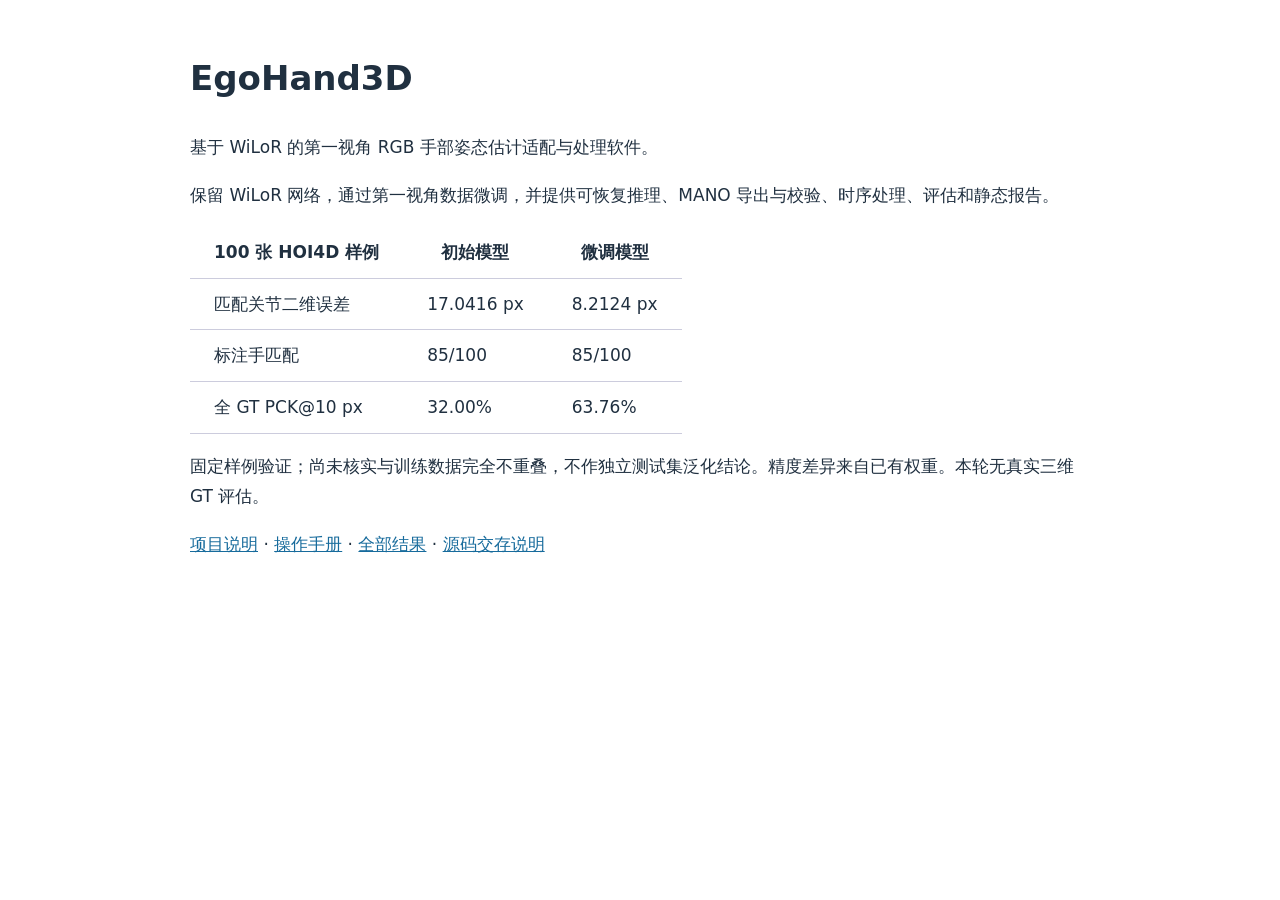
<file: docs/index.html>
<!doctype html>
<html lang="zh-CN"><meta charset="utf-8"><meta name="viewport" content="width=device-width,initial-scale=1">
<title>EgoHand3D · 第一视角手部姿态估计</title>
<style>body{max-width:900px;margin:48px auto;padding:0 24px;font:17px/1.8 system-ui;color:#203040}a{color:#176b9c}table{border-collapse:collapse}td,th{padding:10px 24px;border-bottom:1px solid #ccd}img{max-width:100%}</style>
<h1>EgoHand3D</h1><p>基于 WiLoR 的第一视角 RGB 手部姿态估计适配与处理软件。</p>
<p>保留 WiLoR 网络，通过第一视角数据微调，并提供可恢复推理、MANO 导出与校验、时序处理、评估和静态报告。</p>
<table><tr><th>100 张 HOI4D 样例</th><th>初始模型</th><th>微调模型</th></tr>
<tr><td>匹配关节二维误差</td><td>17.0416 px</td><td>8.2124 px</td></tr>
<tr><td>标注手匹配</td><td>85/100</td><td>85/100</td></tr>
<tr><td>全 GT PCK@10 px</td><td>32.00%</td><td>63.76%</td></tr></table>
<p>固定样例验证；尚未核实与训练数据完全不重叠，不作独立测试集泛化结论。精度差异来自已有权重。本轮无真实三维 GT 评估。</p>
<p><a href="../README.md">项目说明</a> · <a href="HEADLESS_WORKFLOW.md">操作手册</a> · <a href="../artifacts/README.md">全部结果</a> · <a href="../registration/README.md">源码交存说明</a></p>
</html>
</file>
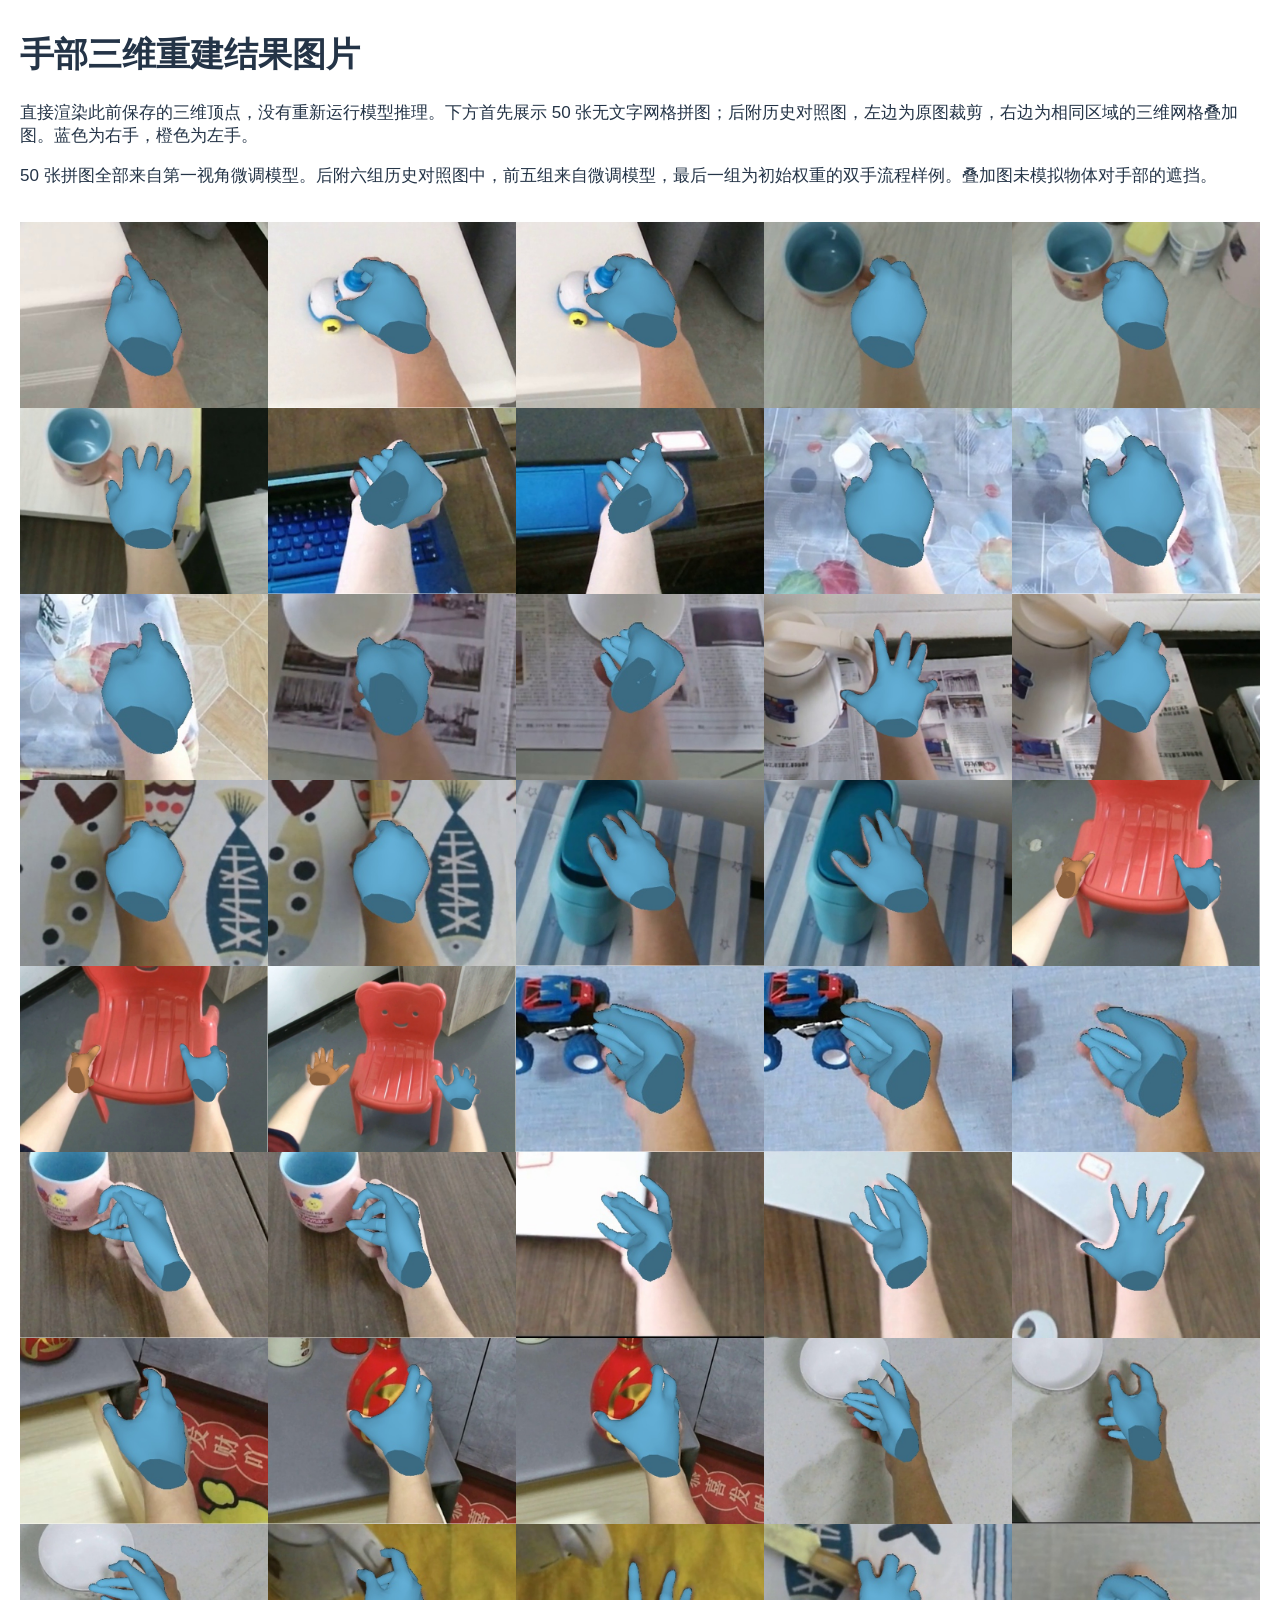
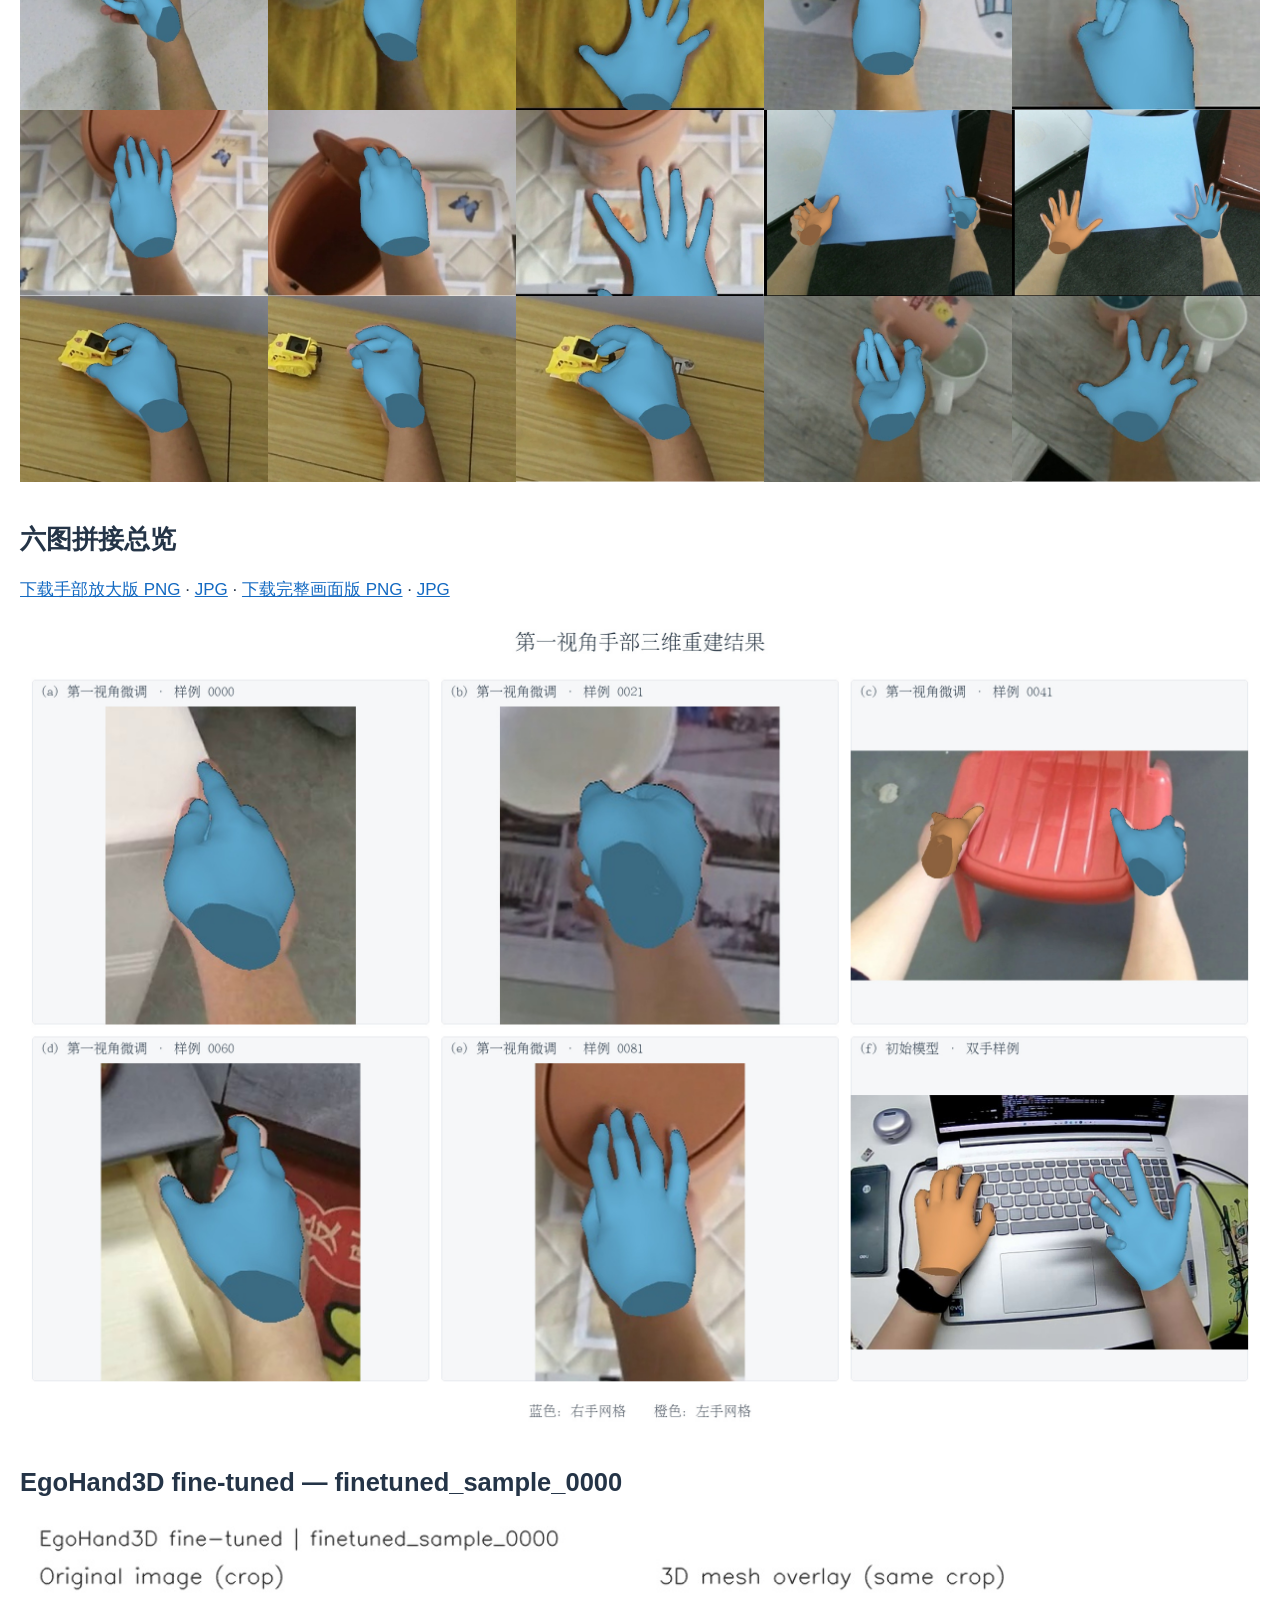
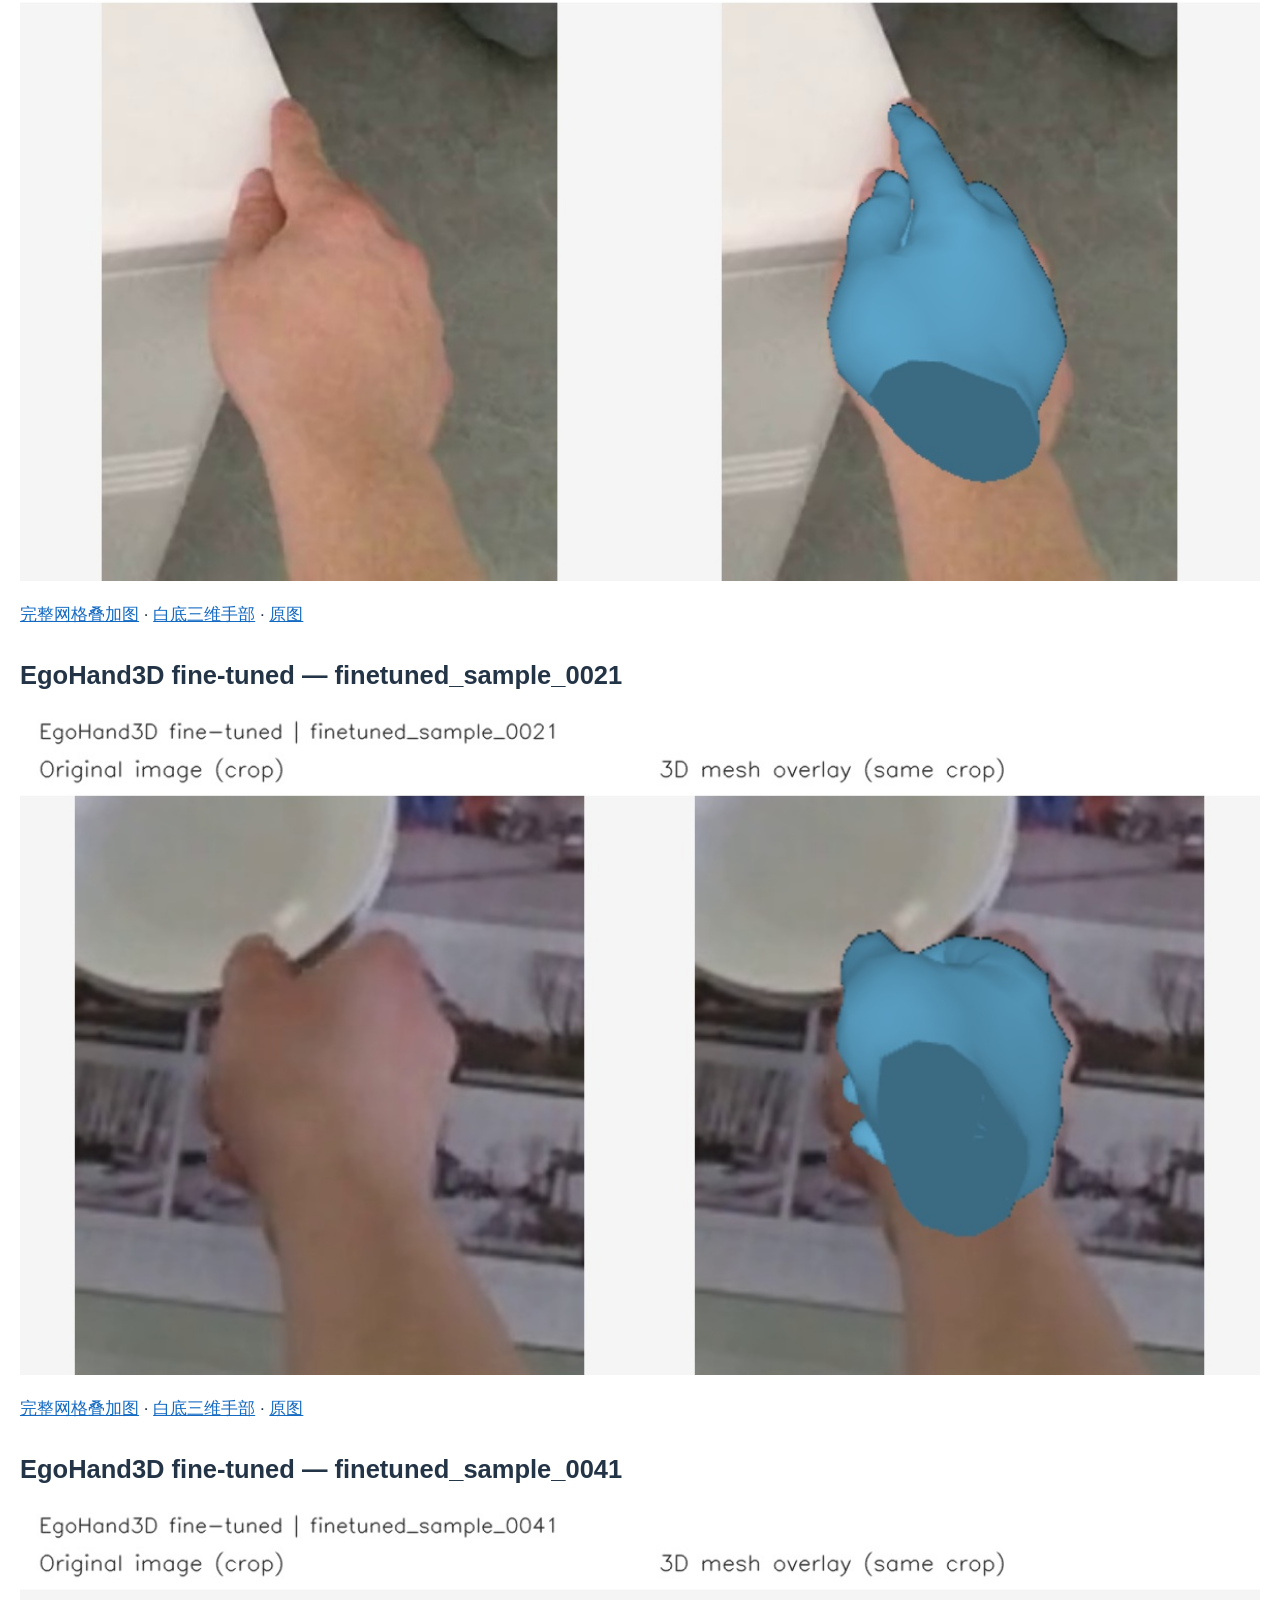
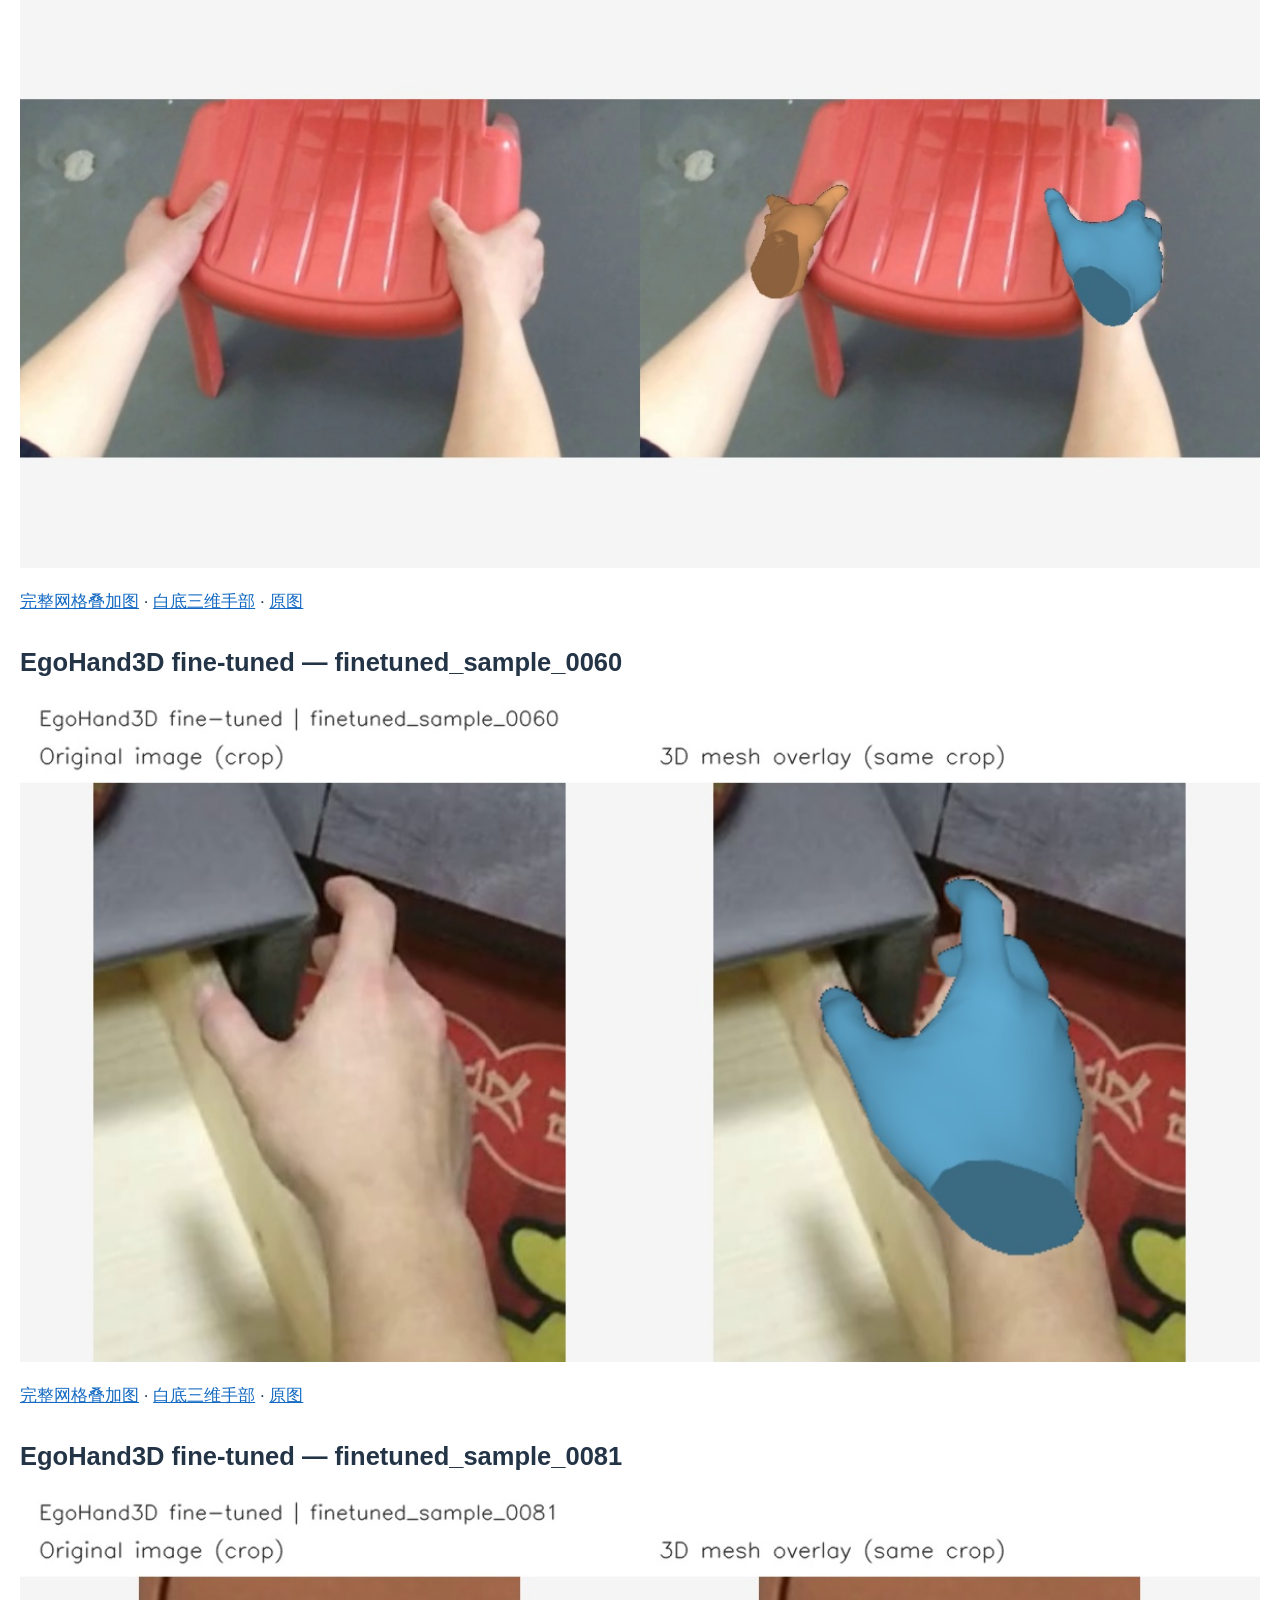
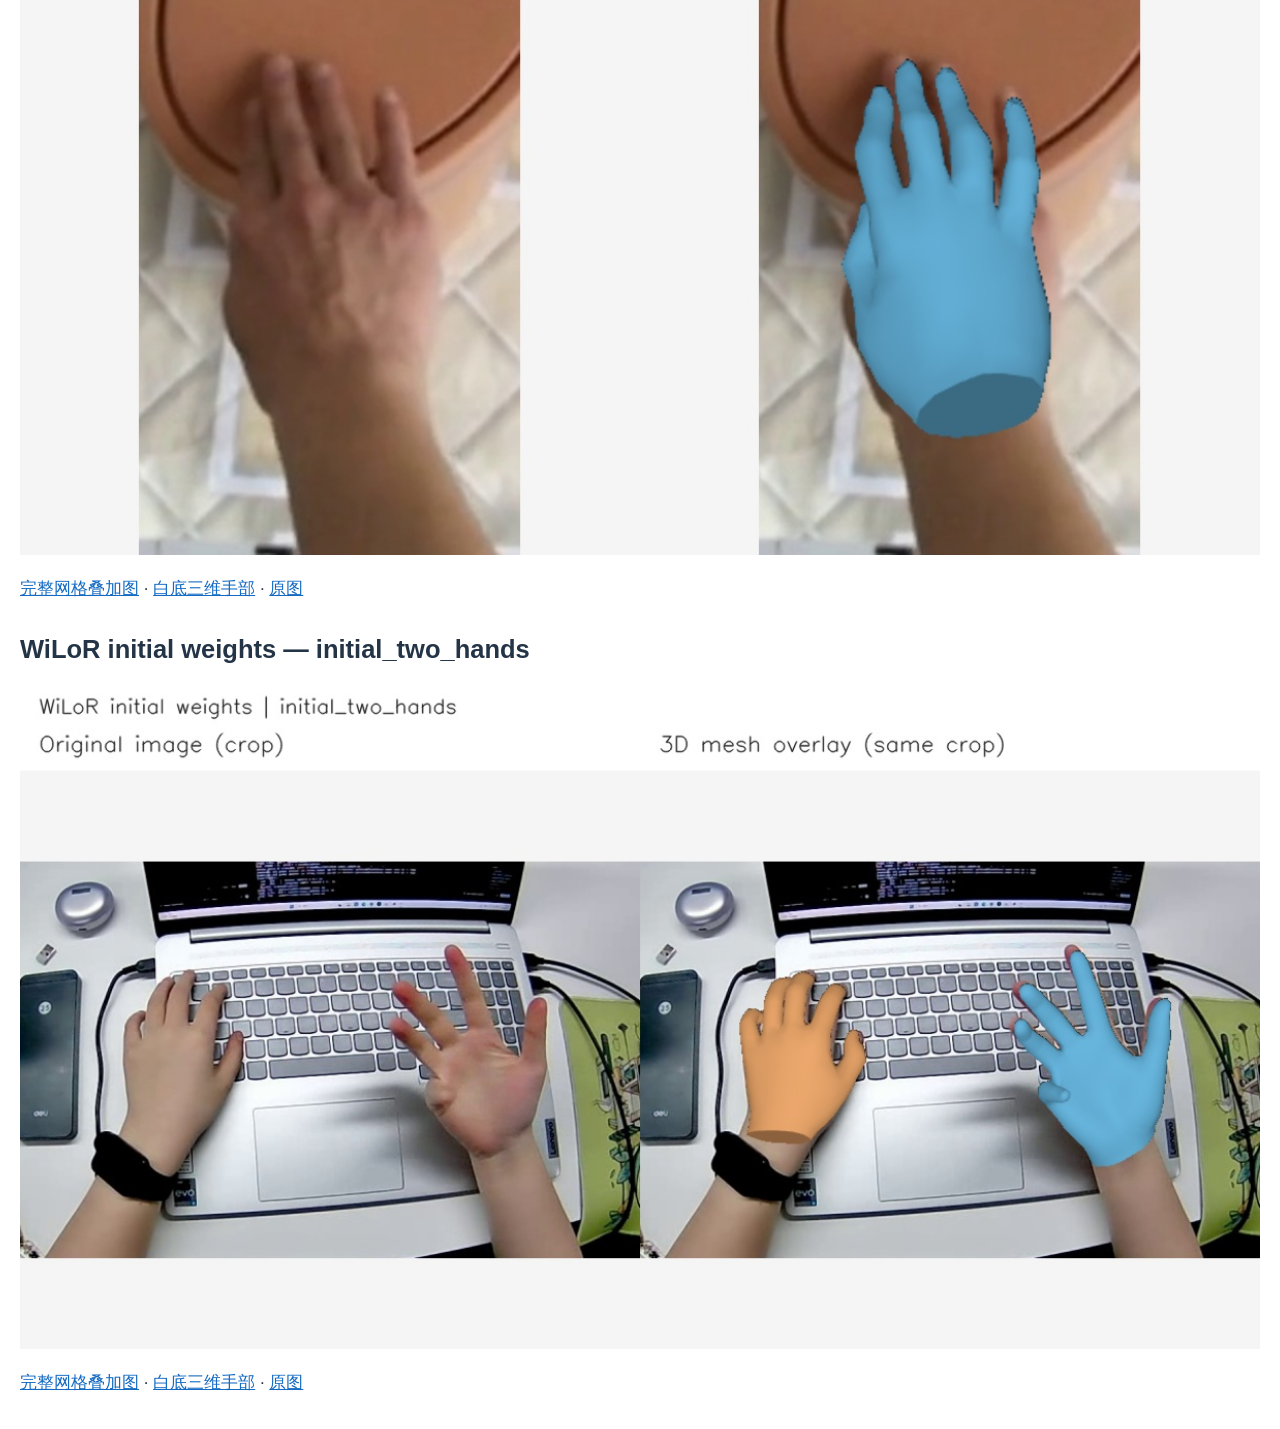
<file: results/reconstruction_images_20261009/index.html>
<!doctype html><html lang="zh"><meta charset="utf-8"><title>手部三维重建结果</title><style>body{font:17px sans-serif;max-width:1250px;margin:32px auto;padding:0 20px;color:#243447}img{width:100%}section{margin:35px 0}a{color:#146ac2}</style><h1>手部三维重建结果图片</h1><p>直接渲染此前保存的三维顶点，没有重新运行模型推理。下方首先展示 50 张无文字网格拼图；后附历史对照图，左边为原图裁剪，右边为相同区域的三维网格叠加图。蓝色为右手，橙色为左手。</p><p>50 张拼图全部来自第一视角微调模型。后附六组历史对照图中，前五组来自微调模型，最后一组为初始权重的双手流程样例。叠加图未模拟物体对手部的遮挡。</p><section id="mesh-overlay-50"><a href="mesh_overlay_50/mesh_overlay_50_no_text.png"><img src="mesh_overlay_50/mesh_overlay_50_no_text.jpg" alt=""></a></section><section id="montage"><h2>六图拼接总览</h2><p><a href="mesh_overlay_montage_detail.png">下载手部放大版 PNG</a> · <a href="mesh_overlay_montage_detail.jpg">JPG</a> · <a href="mesh_overlay_montage.png">下载完整画面版 PNG</a> · <a href="mesh_overlay_montage.jpg">JPG</a></p><a href="mesh_overlay_montage_detail.png"><img src="mesh_overlay_montage_detail.jpg" alt="六张三维手部网格叠加图拼图"></a></section><section><h2>EgoHand3D fine-tuned — finetuned_sample_0000</h2><a href="finetuned_sample_0000_comparison.jpg"><img src="finetuned_sample_0000_comparison.jpg"></a><p><a href="finetuned_sample_0000_mesh_overlay.jpg">完整网格叠加图</a> · <a href="finetuned_sample_0000_mesh_only.png">白底三维手部</a> · <a href="finetuned_sample_0000_input.jpg">原图</a></p></section><section><h2>EgoHand3D fine-tuned — finetuned_sample_0021</h2><a href="finetuned_sample_0021_comparison.jpg"><img src="finetuned_sample_0021_comparison.jpg"></a><p><a href="finetuned_sample_0021_mesh_overlay.jpg">完整网格叠加图</a> · <a href="finetuned_sample_0021_mesh_only.png">白底三维手部</a> · <a href="finetuned_sample_0021_input.jpg">原图</a></p></section><section><h2>EgoHand3D fine-tuned — finetuned_sample_0041</h2><a href="finetuned_sample_0041_comparison.jpg"><img src="finetuned_sample_0041_comparison.jpg"></a><p><a href="finetuned_sample_0041_mesh_overlay.jpg">完整网格叠加图</a> · <a href="finetuned_sample_0041_mesh_only.png">白底三维手部</a> · <a href="finetuned_sample_0041_input.jpg">原图</a></p></section><section><h2>EgoHand3D fine-tuned — finetuned_sample_0060</h2><a href="finetuned_sample_0060_comparison.jpg"><img src="finetuned_sample_0060_comparison.jpg"></a><p><a href="finetuned_sample_0060_mesh_overlay.jpg">完整网格叠加图</a> · <a href="finetuned_sample_0060_mesh_only.png">白底三维手部</a> · <a href="finetuned_sample_0060_input.jpg">原图</a></p></section><section><h2>EgoHand3D fine-tuned — finetuned_sample_0081</h2><a href="finetuned_sample_0081_comparison.jpg"><img src="finetuned_sample_0081_comparison.jpg"></a><p><a href="finetuned_sample_0081_mesh_overlay.jpg">完整网格叠加图</a> · <a href="finetuned_sample_0081_mesh_only.png">白底三维手部</a> · <a href="finetuned_sample_0081_input.jpg">原图</a></p></section><section><h2>WiLoR initial weights — initial_two_hands</h2><a href="initial_two_hands_comparison.jpg"><img src="initial_two_hands_comparison.jpg"></a><p><a href="initial_two_hands_mesh_overlay.jpg">完整网格叠加图</a> · <a href="initial_two_hands_mesh_only.png">白底三维手部</a> · <a href="initial_two_hands_input.jpg">原图</a></p></section></html>
</file>
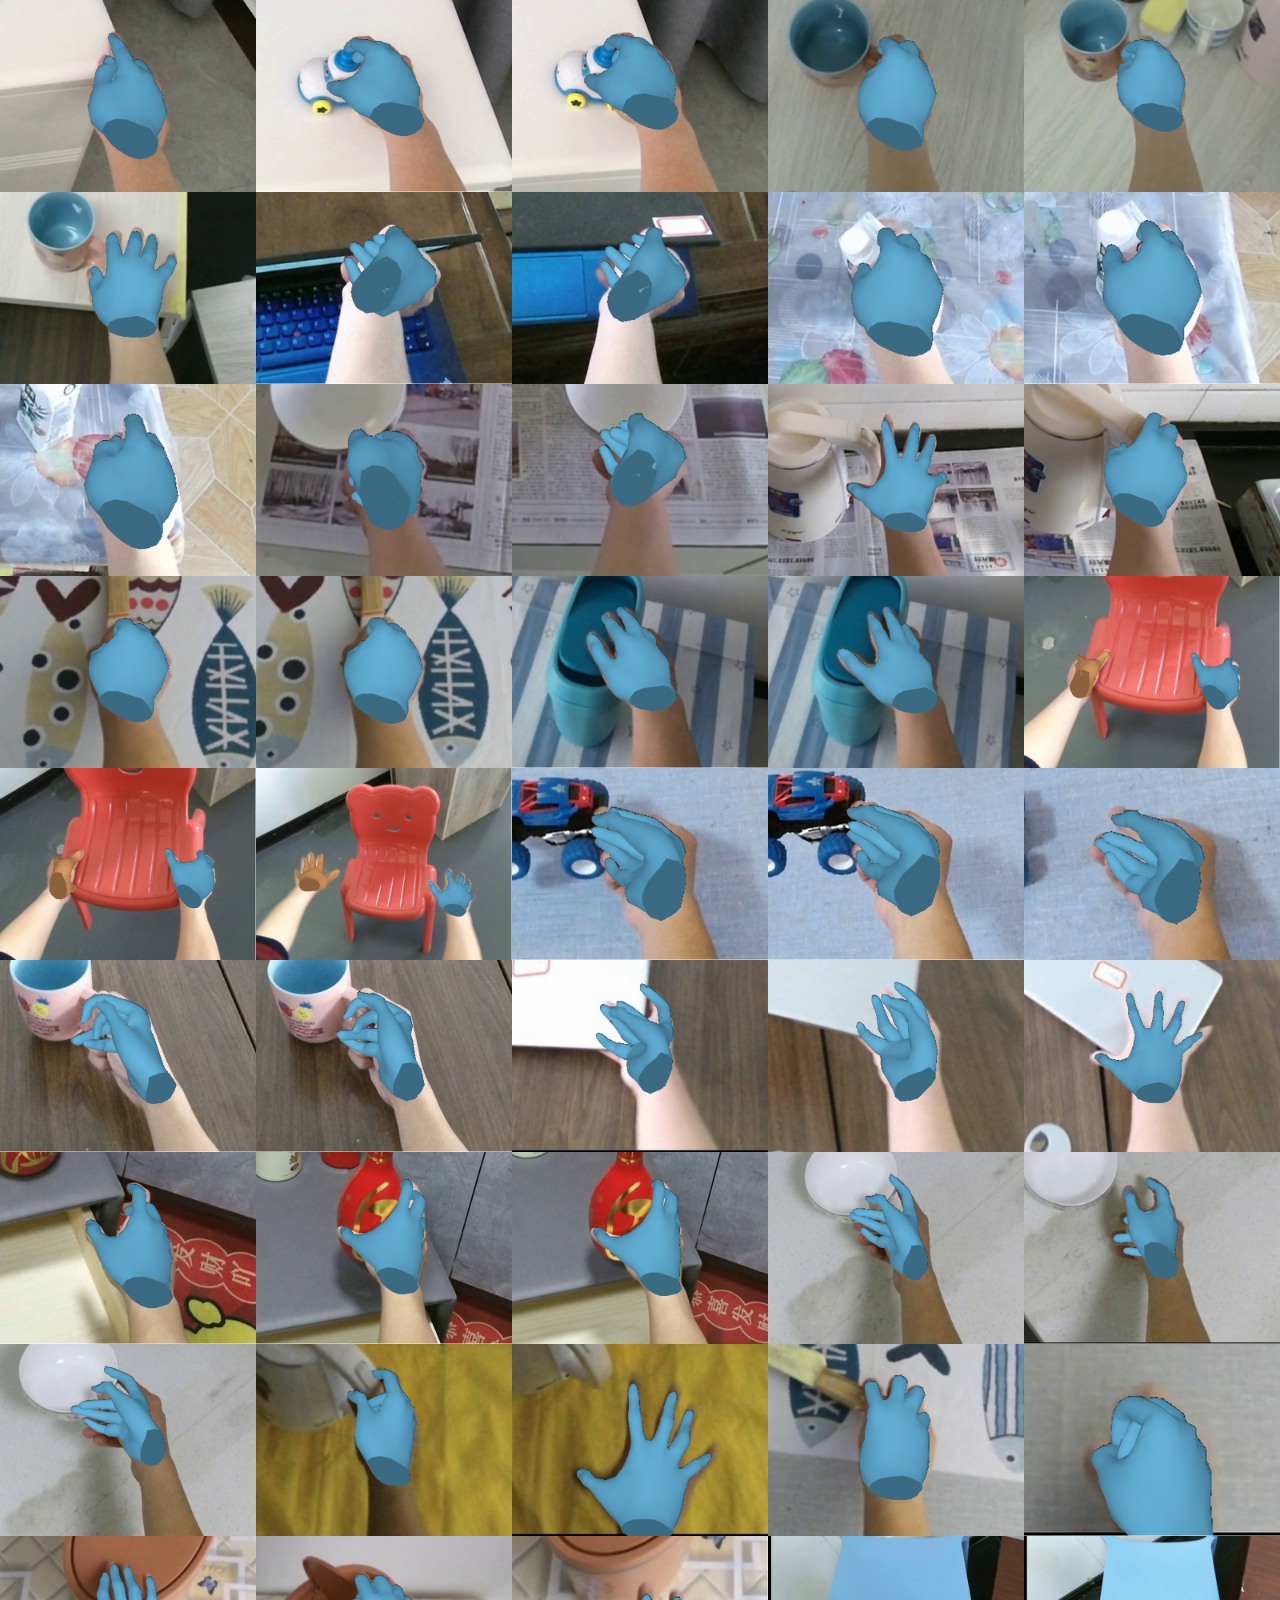
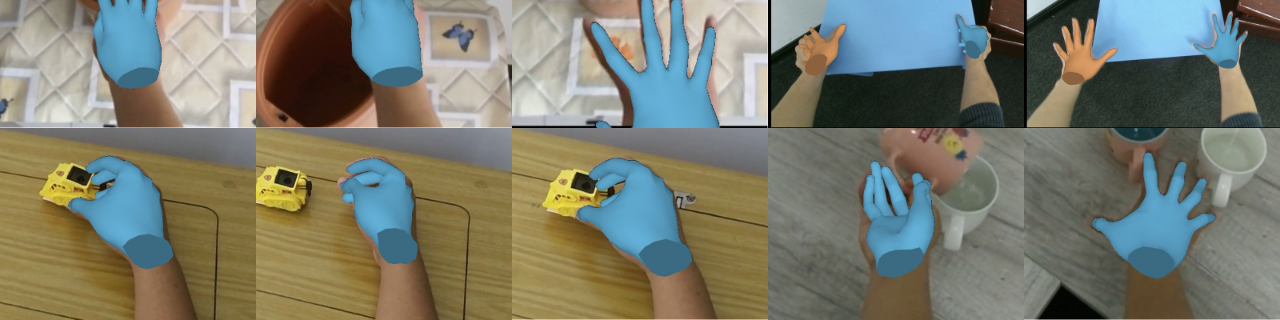
<file: results/reconstruction_images_20261009/mesh_overlay_50/index.html>
<!doctype html><html><meta charset="utf-8"><title>3D Mesh Overlay</title><style>html,body{margin:0;background:white}img{display:block;width:100%;height:auto}</style><a href="mesh_overlay_50_no_text.png"><img src="mesh_overlay_50_no_text.jpg"></a></html>
</file>
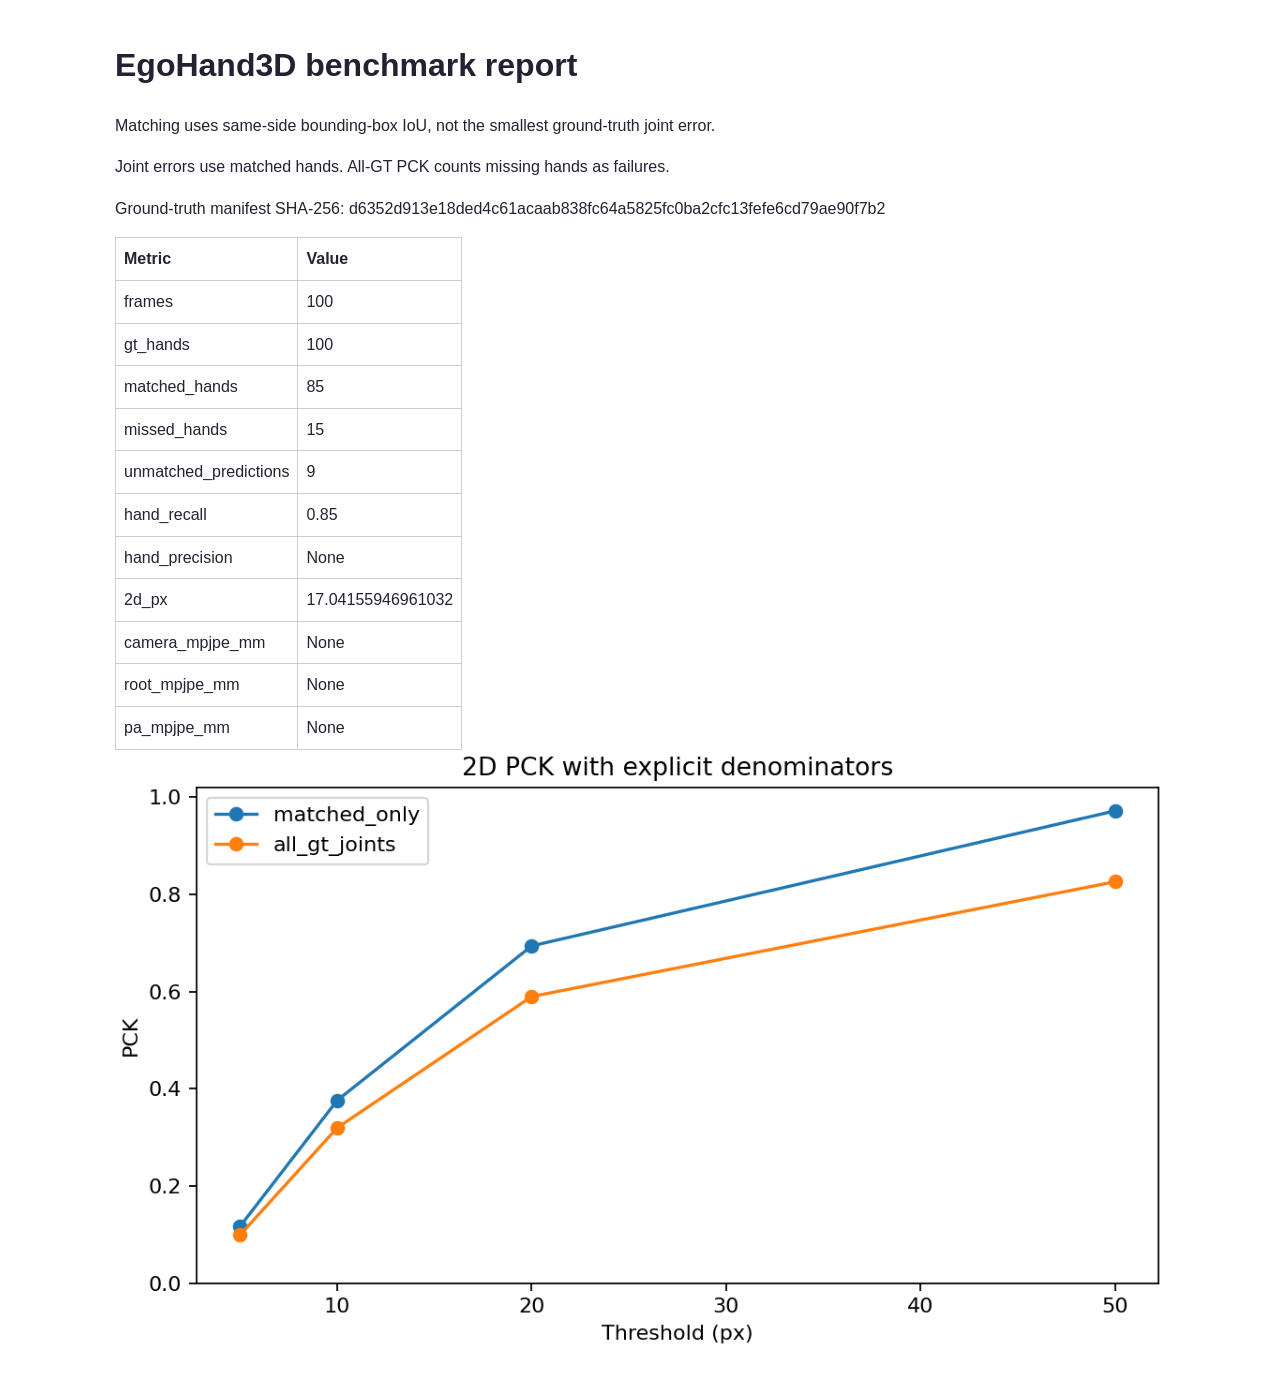
<file: results/publication_checks/recheck_baseline/report.html>
<!doctype html><html lang="en"><meta charset="utf-8"><title>EgoHand3D benchmark report</title>
<style>body{max-width:1050px;margin:40px auto;padding:0 20px;font:16px/1.6 sans-serif;color:#223}
table{border-collapse:collapse}td,th{border:1px solid #ccd;padding:8px;text-align:left}img{max-width:100%}</style>
<h1>EgoHand3D benchmark report</h1><p>Matching uses same-side bounding-box IoU, not the smallest ground-truth joint error.</p><p>Joint errors use matched hands. All-GT PCK counts missing hands as failures.</p><p>Ground-truth manifest SHA-256: d6352d913e18ded4c61acaab838fc64a5825fc0ba2cfc13fefe6cd79ae90f7b2</p><table><tr><th>Metric</th><th>Value</th></tr><tr><td>frames</td><td>100</td></tr><tr><td>gt_hands</td><td>100</td></tr><tr><td>matched_hands</td><td>85</td></tr><tr><td>missed_hands</td><td>15</td></tr><tr><td>unmatched_predictions</td><td>9</td></tr><tr><td>hand_recall</td><td>0.85</td></tr><tr><td>hand_precision</td><td>None</td></tr><tr><td>2d_px</td><td>17.04155946961032</td></tr><tr><td>camera_mpjpe_mm</td><td>None</td></tr><tr><td>root_mpjpe_mm</td><td>None</td></tr><tr><td>pa_mpjpe_mm</td><td>None</td></tr></table><img src="chart_pck.png" alt="chart_pck"></html>
</file>
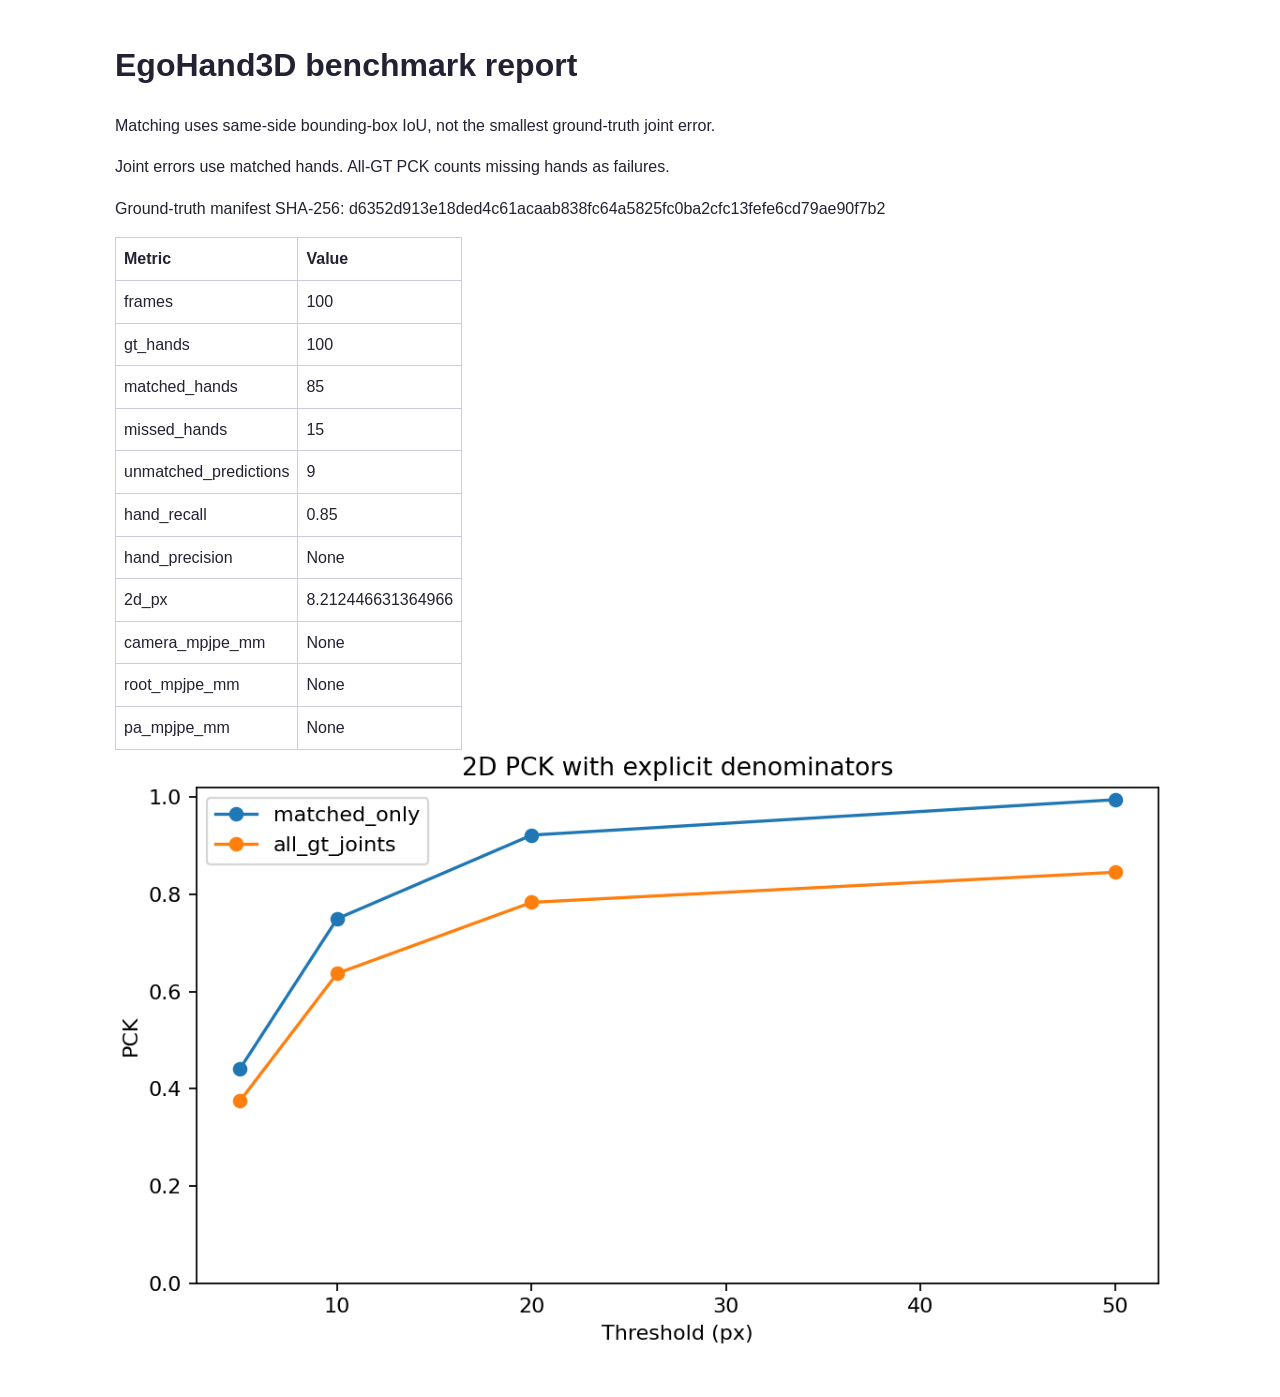
<file: results/publication_checks/recheck_finetuned/report.html>
<!doctype html><html lang="en"><meta charset="utf-8"><title>EgoHand3D benchmark report</title>
<style>body{max-width:1050px;margin:40px auto;padding:0 20px;font:16px/1.6 sans-serif;color:#223}
table{border-collapse:collapse}td,th{border:1px solid #ccd;padding:8px;text-align:left}img{max-width:100%}</style>
<h1>EgoHand3D benchmark report</h1><p>Matching uses same-side bounding-box IoU, not the smallest ground-truth joint error.</p><p>Joint errors use matched hands. All-GT PCK counts missing hands as failures.</p><p>Ground-truth manifest SHA-256: d6352d913e18ded4c61acaab838fc64a5825fc0ba2cfc13fefe6cd79ae90f7b2</p><table><tr><th>Metric</th><th>Value</th></tr><tr><td>frames</td><td>100</td></tr><tr><td>gt_hands</td><td>100</td></tr><tr><td>matched_hands</td><td>85</td></tr><tr><td>missed_hands</td><td>15</td></tr><tr><td>unmatched_predictions</td><td>9</td></tr><tr><td>hand_recall</td><td>0.85</td></tr><tr><td>hand_precision</td><td>None</td></tr><tr><td>2d_px</td><td>8.212446631364966</td></tr><tr><td>camera_mpjpe_mm</td><td>None</td></tr><tr><td>root_mpjpe_mm</td><td>None</td></tr><tr><td>pa_mpjpe_mm</td><td>None</td></tr></table><img src="chart_pck.png" alt="chart_pck"></html>
</file>
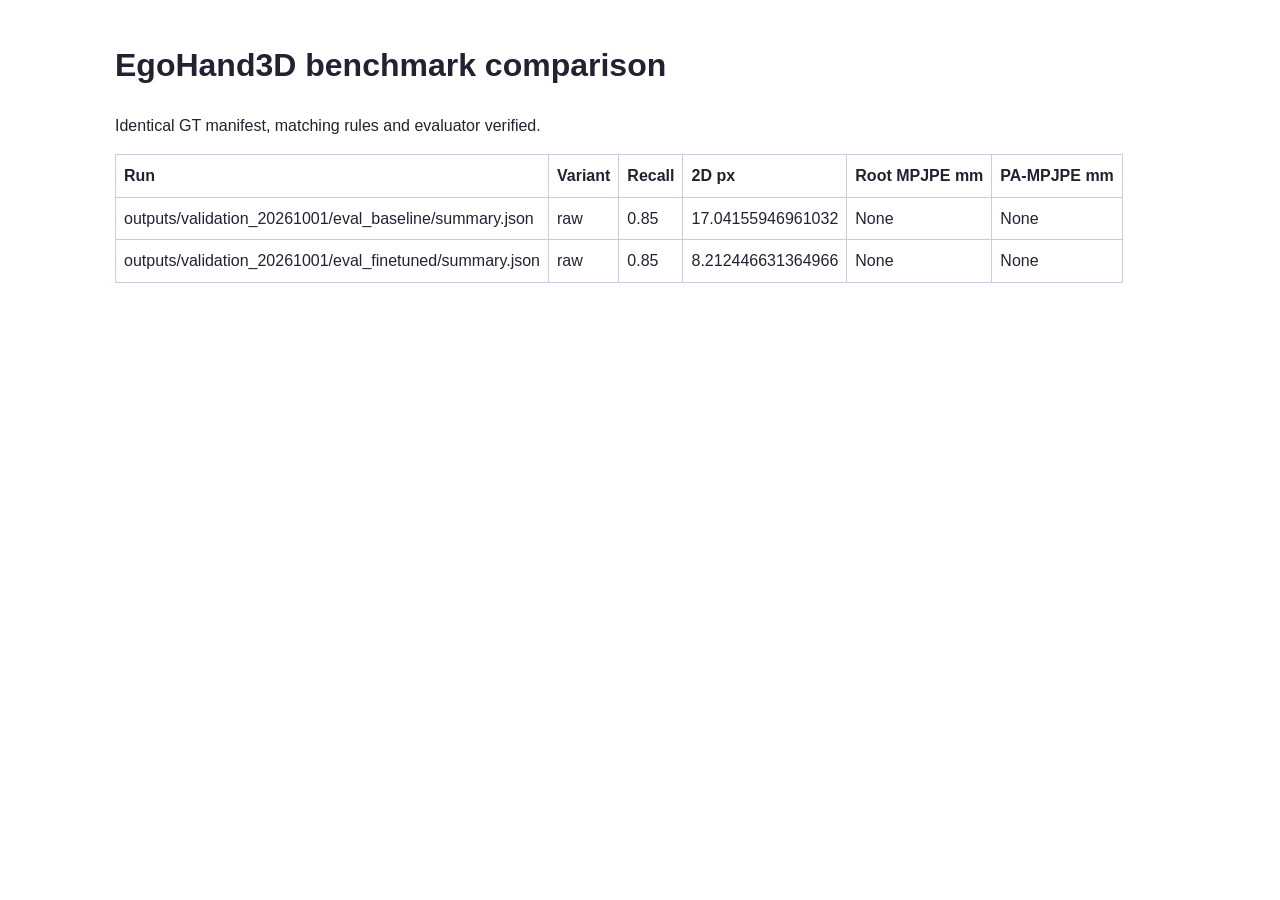
<file: results/validation_20261001/comparison/report.html>
<!doctype html><html lang="en"><meta charset="utf-8"><title>EgoHand3D benchmark comparison</title>
<style>body{max-width:1050px;margin:40px auto;padding:0 20px;font:16px/1.6 sans-serif;color:#223}
table{border-collapse:collapse}td,th{border:1px solid #ccd;padding:8px;text-align:left}img{max-width:100%}</style>
<h1>EgoHand3D benchmark comparison</h1><p>Identical GT manifest, matching rules and evaluator verified.</p><table><tr><th>Run</th><th>Variant</th><th>Recall</th><th>2D px</th><th>Root MPJPE mm</th><th>PA-MPJPE mm</th></tr><tr><td>outputs/validation_20261001/eval_baseline/summary.json</td><td>raw</td><td>0.85</td><td>17.04155946961032</td><td>None</td><td>None</td></tr><tr><td>outputs/validation_20261001/eval_finetuned/summary.json</td><td>raw</td><td>0.85</td><td>8.212446631364966</td><td>None</td><td>None</td></tr></table></html>
</file>
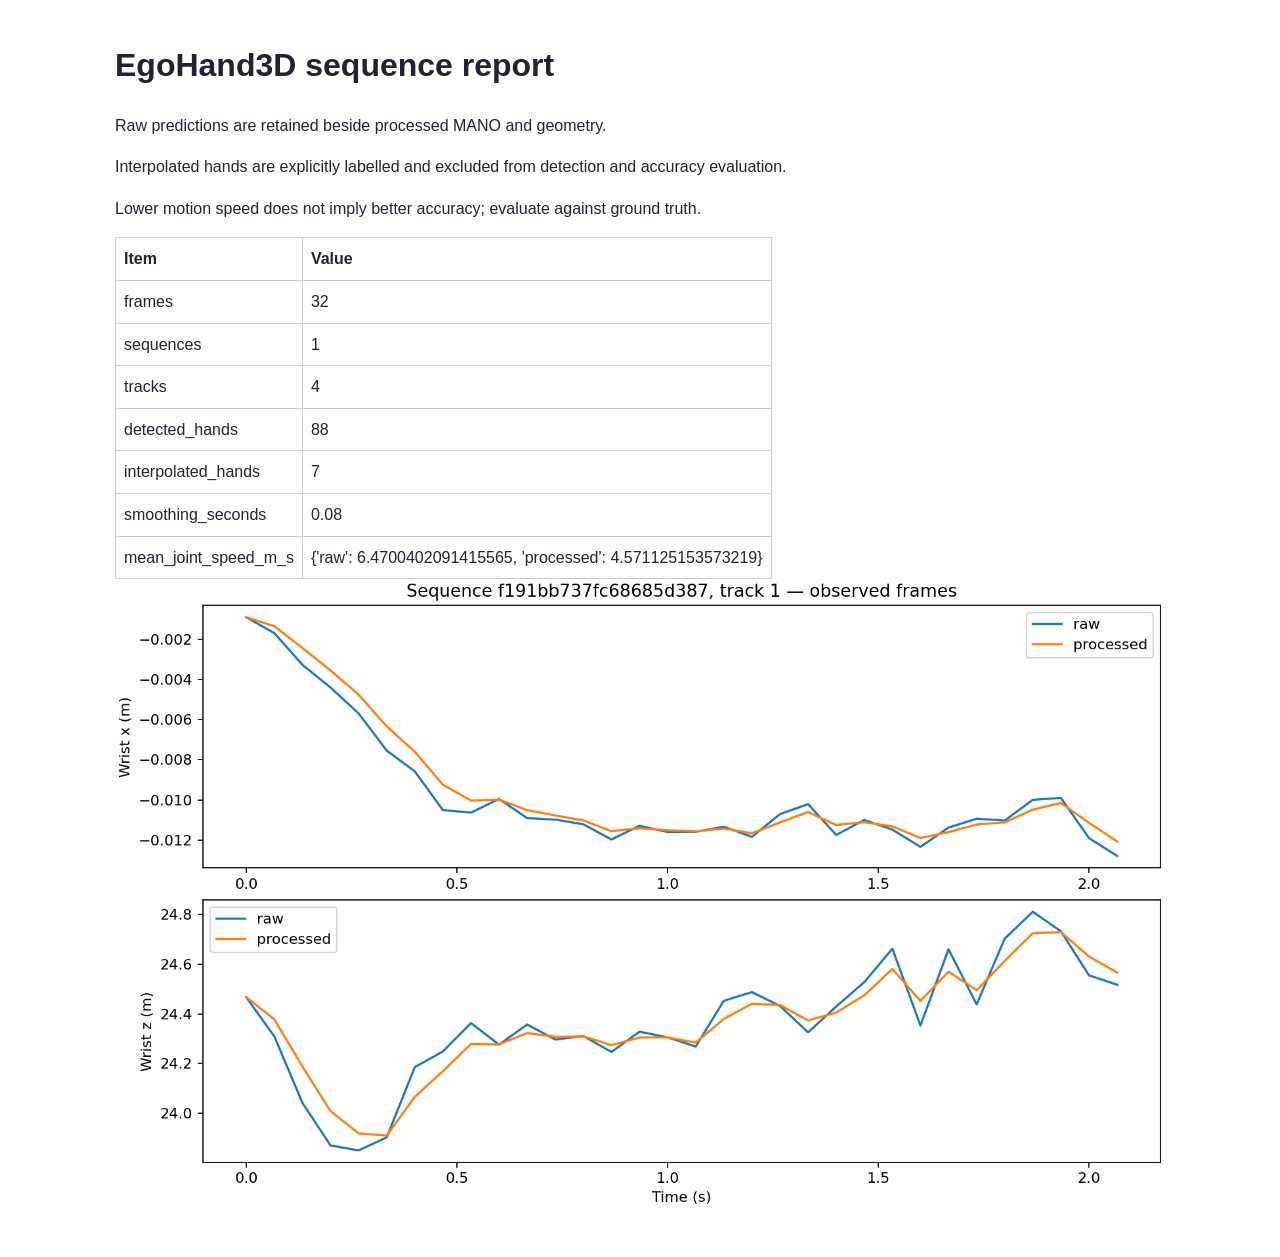
<file: results/validation_20261001/video_sequence/report.html>
<!doctype html><html lang="en"><meta charset="utf-8"><title>EgoHand3D sequence report</title>
<style>body{max-width:1050px;margin:40px auto;padding:0 20px;font:16px/1.6 sans-serif;color:#223}
table{border-collapse:collapse}td,th{border:1px solid #ccd;padding:8px;text-align:left}img{max-width:100%}</style>
<h1>EgoHand3D sequence report</h1><p>Raw predictions are retained beside processed MANO and geometry.</p><p>Interpolated hands are explicitly labelled and excluded from detection and accuracy evaluation.</p><p>Lower motion speed does not imply better accuracy; evaluate against ground truth.</p><table><tr><th>Item</th><th>Value</th></tr><tr><td>frames</td><td>32</td></tr><tr><td>sequences</td><td>1</td></tr><tr><td>tracks</td><td>4</td></tr><tr><td>detected_hands</td><td>88</td></tr><tr><td>interpolated_hands</td><td>7</td></tr><tr><td>smoothing_seconds</td><td>0.08</td></tr><tr><td>mean_joint_speed_m_s</td><td>{&#x27;raw&#x27;: 6.4700402091415565, &#x27;processed&#x27;: 4.571125153573219}</td></tr></table><img src="chart_trajectory.png" alt="chart_trajectory"></html>
</file>
